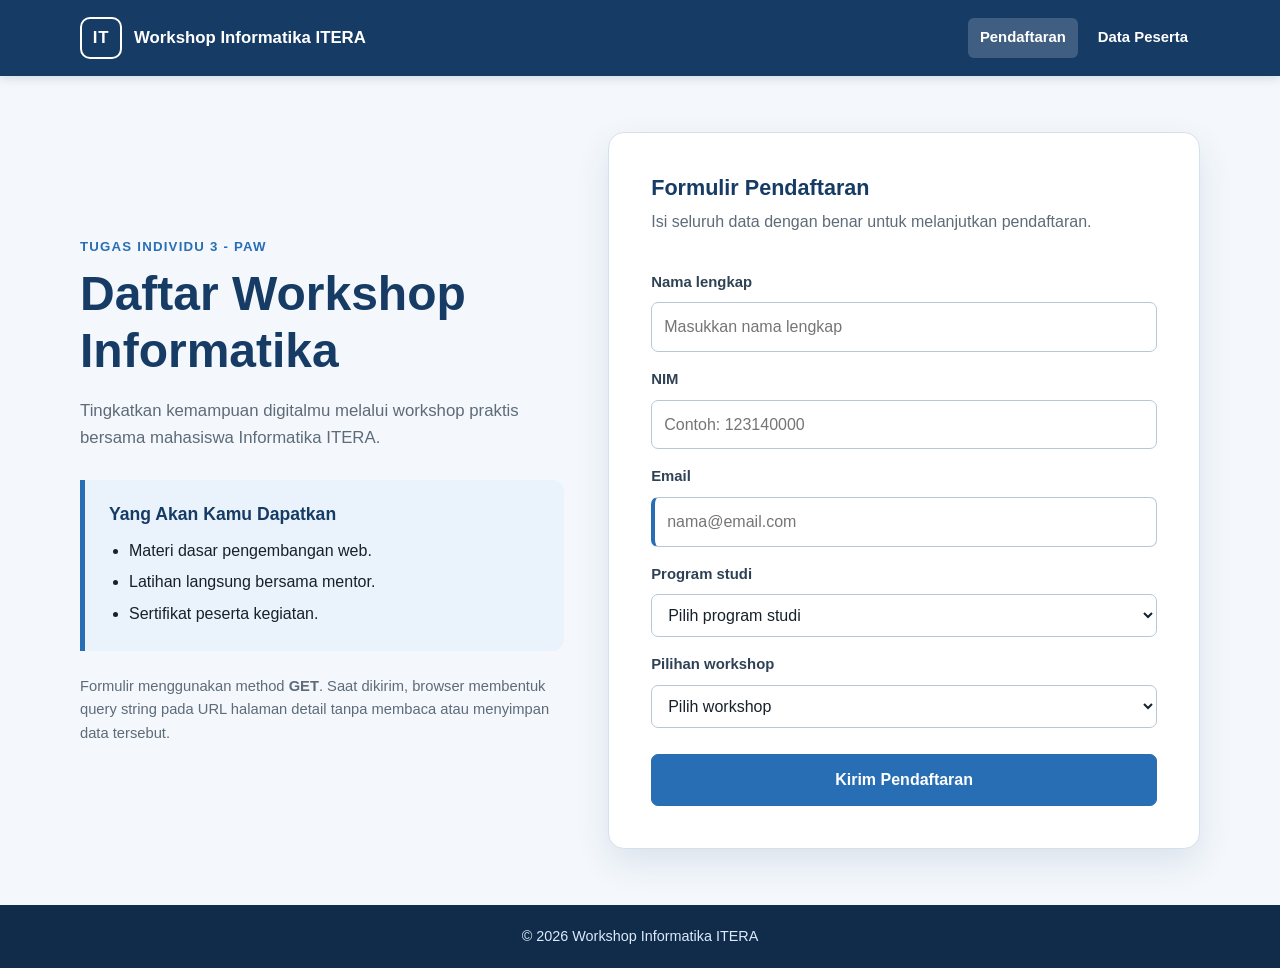
<file: task_3/index.html>
<!DOCTYPE html>
<html lang="id">
<head>
    <meta charset="UTF-8">
    <meta name="viewport" content="width=device-width, initial-scale=1.0">
    <meta name="description" content="Formulir pendaftaran workshop Informatika ITERA.">
    <title>Pendaftaran Workshop Informatika ITERA</title>
    <link rel="stylesheet" href="style.css">
</head>
<body>
    <header class="site-header">
        <div class="container header-content">
            <a class="brand" href="index.html" aria-label="Beranda Workshop Informatika ITERA">
                <span class="brand-mark">IT</span>
                <span>Workshop Informatika ITERA</span>
            </a>
            <nav aria-label="Navigasi utama">
                <a class="active" aria-current="page" href="index.html">Pendaftaran</a>
                <a href="detail.html">Data Peserta</a>
            </nav>
        </div>
    </header>

    <main class="container page-layout">
        <section class="intro-section" aria-labelledby="page-title">
            <p class="eyebrow">Tugas Individu 3 - PAW</p>
            <h1 id="page-title">Daftar Workshop Informatika</h1>
            <p class="lead">Tingkatkan kemampuan digitalmu melalui workshop praktis bersama mahasiswa Informatika ITERA.</p>

            <div class="info-box">
                <h2>Yang Akan Kamu Dapatkan</h2>
                <ul>
                    <li>Materi dasar pengembangan web.</li>
                    <li>Latihan langsung bersama mentor.</li>
                    <li>Sertifikat peserta kegiatan.</li>
                </ul>
            </div>

            <p class="query-note">Formulir menggunakan method <strong>GET</strong>. Saat dikirim, browser membentuk query string pada URL halaman detail tanpa membaca atau menyimpan data tersebut.</p>
        </section>

        <section class="form-card" aria-labelledby="form-title">
            <h2 id="form-title">Formulir Pendaftaran</h2>
            <p>Isi seluruh data dengan benar untuk melanjutkan pendaftaran.</p>

            <form action="detail.html" method="get">
                <label for="nama">Nama lengkap</label>
                <input id="nama" name="nama" type="text" placeholder="Masukkan nama lengkap" autocomplete="name" required>

                <label for="nim">NIM</label>
                <input id="nim" name="nim" type="text" inputmode="numeric" pattern="[0-9]+" placeholder="Contoh: 123140000" autocomplete="off" required>

                <label for="email">Email</label>
                <input id="email" name="email" type="email" placeholder="nama@email.com" autocomplete="email" required>

                <label for="prodi">Program studi</label>
                <select id="prodi" name="prodi" required>
                    <option value="" selected disabled>Pilih program studi</option>
                    <option value="Informatika">Informatika</option>
                    <option value="Sistem Informasi">Sistem Informasi</option>
                    <option value="Teknik Elektro">Teknik Elektro</option>
                    <option value="Teknik Industri">Teknik Industri</option>
                </select>

                <label for="workshop">Pilihan workshop</label>
                <select id="workshop" name="workshop" required>
                    <option value="" selected disabled>Pilih workshop</option>
                    <option value="Dasar Pemrograman Web">Dasar Pemrograman Web</option>
                    <option value="UI UX untuk Pemula">UI UX untuk Pemula</option>
                    <option value="Pengolahan Data Python">Pengolahan Data Python</option>
                </select>

                <button type="submit">Kirim Pendaftaran</button>
            </form>
        </section>
    </main>

    <footer class="site-footer">
        <div class="container">
            <p>&copy; 2026 Workshop Informatika ITERA</p>
        </div>
    </footer>
</body>
</html>
</file>
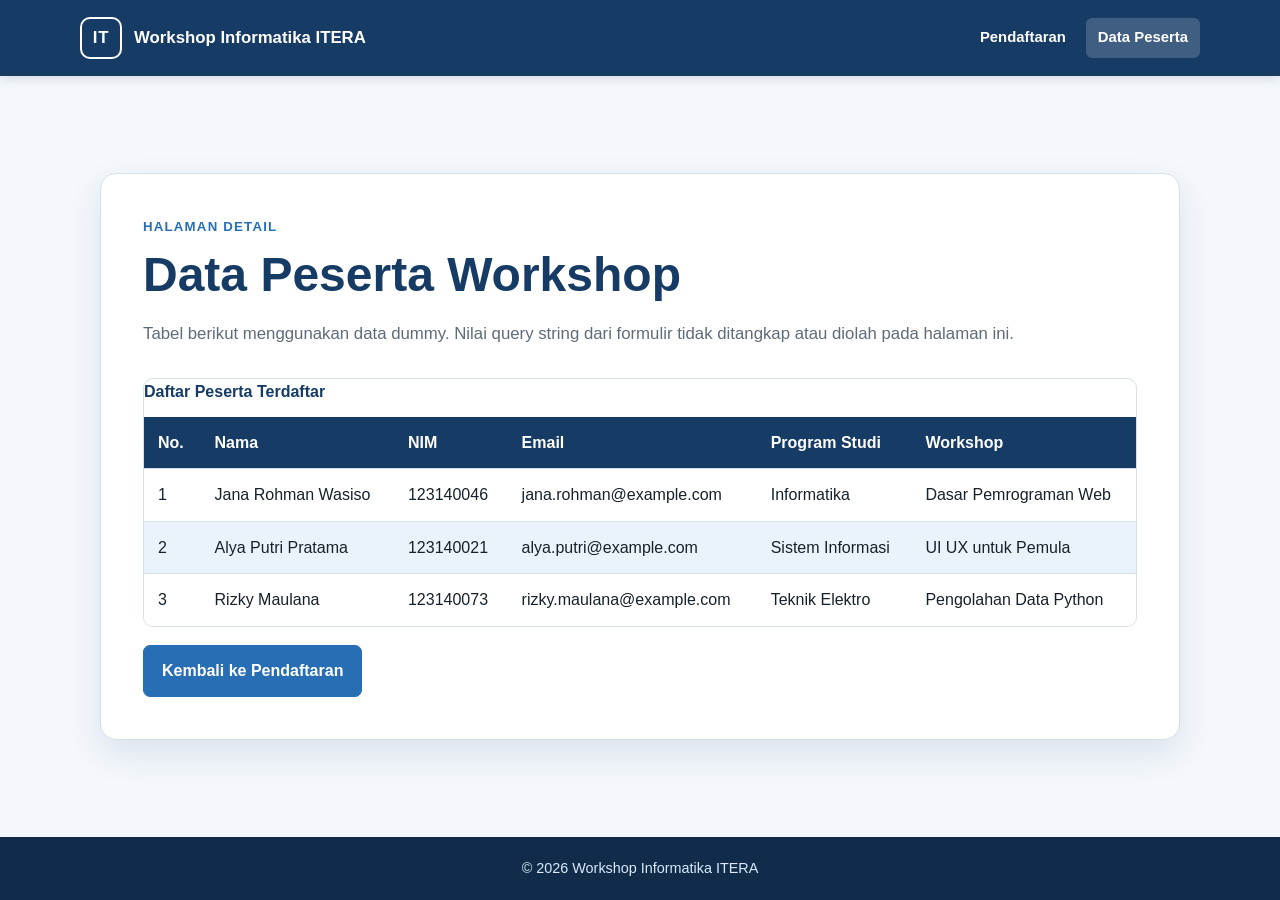
<file: task_3/detail.html>
<!DOCTYPE html>
<html lang="id">
<head>
    <meta charset="UTF-8">
    <meta name="viewport" content="width=device-width, initial-scale=1.0">
    <meta name="description" content="Data peserta dummy Workshop Informatika ITERA.">
    <title>Data Peserta Workshop Informatika ITERA</title>
    <link rel="stylesheet" href="style.css">
</head>
<body>
    <header class="site-header">
        <div class="container header-content">
            <a class="brand" href="index.html" aria-label="Beranda Workshop Informatika ITERA">
                <span class="brand-mark">IT</span>
                <span>Workshop Informatika ITERA</span>
            </a>
            <nav aria-label="Navigasi utama">
                <a href="index.html">Pendaftaran</a>
                <a class="active" aria-current="page" href="detail.html">Data Peserta</a>
            </nav>
        </div>
    </header>

    <main class="container detail-page">
        <section class="detail-card" aria-labelledby="detail-title">
            <p class="eyebrow">Halaman Detail</p>
            <h1 id="detail-title">Data Peserta Workshop</h1>
            <p class="lead">Tabel berikut menggunakan data dummy. Nilai query string dari formulir tidak ditangkap atau diolah pada halaman ini.</p>

            <div class="table-wrapper" tabindex="0">
                <table>
                    <caption>Daftar Peserta Terdaftar</caption>
                    <thead>
                        <tr>
                            <th scope="col">No.</th>
                            <th scope="col">Nama</th>
                            <th scope="col">NIM</th>
                            <th scope="col">Email</th>
                            <th scope="col">Program Studi</th>
                            <th scope="col">Workshop</th>
                        </tr>
                    </thead>
                    <tbody>
                        <tr>
                            <td>1</td>
                            <td>Jana Rohman Wasiso</td>
                            <td>123140046</td>
                            <td>jana.rohman@example.com</td>
                            <td>Informatika</td>
                            <td>Dasar Pemrograman Web</td>
                        </tr>
                        <tr>
                            <td>2</td>
                            <td>Alya Putri Pratama</td>
                            <td>123140021</td>
                            <td>alya.putri@example.com</td>
                            <td>Sistem Informasi</td>
                            <td>UI UX untuk Pemula</td>
                        </tr>
                        <tr>
                            <td>3</td>
                            <td>Rizky Maulana</td>
                            <td>123140073</td>
                            <td>rizky.maulana@example.com</td>
                            <td>Teknik Elektro</td>
                            <td>Pengolahan Data Python</td>
                        </tr>
                    </tbody>
                </table>
            </div>

            <a class="button-link" href="index.html">Kembali ke Pendaftaran</a>
        </section>
    </main>

    <footer class="site-footer">
        <div class="container">
            <p>&copy; 2026 Workshop Informatika ITERA</p>
        </div>
    </footer>
</body>
</html>
</file>
<file: task_3/style.css>
:root {
    --navy: #163b65;
    --blue: #286eb4;
    --blue-dark: #1e5f9f;
    --light-blue: #eaf3fc;
    --ink: #17212b;
    --muted: #5e6b78;
    --border: #d6e0ea;
    --surface: #ffffff;
    --background: #f4f8fc;
    --shadow: 0 14px 34px rgba(22, 59, 101, 0.11);
}

* {
    box-sizing: border-box;
}

body {
    display: flex;
    min-height: 100vh;
    margin: 0;
    color: var(--ink);
    background: var(--background);
    font-family: Arial, Helvetica, sans-serif;
    line-height: 1.6;
    flex-direction: column;
}

a {
    color: inherit;
}

.container {
    width: min(1120px, calc(100% - 40px));
    margin: 0 auto;
}

.site-header {
    color: #ffffff;
    background: var(--navy);
    box-shadow: 0 2px 10px rgba(11, 37, 65, 0.15);
}

.header-content {
    display: flex;
    align-items: center;
    justify-content: space-between;
    gap: 24px;
    min-height: 76px;
}

.brand {
    display: inline-flex;
    align-items: center;
    gap: 12px;
    font-size: 1.05rem;
    font-weight: 700;
    text-decoration: none;
}

.brand-mark {
    display: grid;
    width: 42px;
    height: 42px;
    place-items: center;
    border: 2px solid #ffffff;
    border-radius: 10px;
    letter-spacing: 0.05em;
}

nav {
    display: flex;
    gap: 8px;
}

nav a {
    padding: 8px 12px;
    border-radius: 6px;
    font-size: 0.93rem;
    font-weight: 700;
    text-decoration: none;
}

nav a:hover,
nav a.active {
    background: rgba(255, 255, 255, 0.18);
}

.page-layout {
    display: grid;
    grid-template-columns: minmax(0, 0.9fr) minmax(360px, 1.1fr);
    gap: 44px;
    align-items: center;
    flex: 1;
    padding: 56px 0;
}

.eyebrow {
    margin: 0 0 8px;
    color: var(--blue);
    font-size: 0.83rem;
    font-weight: 700;
    letter-spacing: 0.09em;
    text-transform: uppercase;
}

h1,
h2 {
    color: var(--navy);
    line-height: 1.2;
}

h1 {
    margin: 0;
    font-size: clamp(2rem, 4vw, 3rem);
}

h2 {
    margin: 0;
    font-size: 1.35rem;
}

.lead {
    margin: 18px 0 0;
    color: var(--muted);
    font-size: 1.05rem;
}

.info-box {
    margin-top: 28px;
    padding: 24px;
    border-left: 5px solid var(--blue);
    border-radius: 0 12px 12px 0;
    background: var(--light-blue);
}

.info-box h2 {
    font-size: 1.1rem;
}

.info-box ul {
    margin: 13px 0 0;
    padding-left: 20px;
}

.info-box li + li {
    margin-top: 6px;
}

.query-note {
    margin: 24px 0 0;
    color: var(--muted);
    font-size: 0.92rem;
}

.form-card,
.detail-card {
    padding: clamp(26px, 4vw, 42px);
    border: 1px solid var(--border);
    border-radius: 16px;
    background: var(--surface);
    box-shadow: var(--shadow);
}

.form-card > p {
    margin: 8px 0 28px;
    color: var(--muted);
}

form {
    display: flex;
    flex-direction: column;
    gap: 8px;
}

form > label {
    margin-top: 8px;
    color: #2f4255;
    font-size: 0.93rem;
    font-weight: 700;
}

input,
select {
    width: 100%;
    padding: 11px 12px;
    border: 1px solid #b8c7d6;
    border-radius: 7px;
    color: var(--ink);
    background: #ffffff;
    font: inherit;
}

input[type="email"] {
    border-left: 4px solid var(--blue);
}

input:focus,
select:focus,
.table-wrapper:focus-visible {
    border-color: var(--blue);
    outline: 3px solid rgba(40, 110, 180, 0.16);
}

button,
.button-link {
    display: inline-block;
    margin-top: 18px;
    padding: 12px 18px;
    border: 1px solid var(--blue);
    border-radius: 7px;
    color: #ffffff;
    background: var(--blue);
    cursor: pointer;
    font: inherit;
    font-weight: 700;
    text-align: center;
    text-decoration: none;
}

button:hover,
.button-link:hover {
    background: var(--blue-dark);
}

.detail-page {
    display: grid;
    flex: 1;
    place-items: center;
    padding: 56px 0;
}

.detail-card {
    width: min(1080px, 100%);
}

.detail-card .lead {
    margin-bottom: 30px;
}

.table-wrapper {
    overflow-x: auto;
    border: 1px solid var(--border);
    border-radius: 10px;
}

table {
    width: 100%;
    min-width: 830px;
    border-collapse: collapse;
    background: #ffffff;
}

caption {
    padding: 0 0 12px;
    color: var(--navy);
    font-weight: 700;
    text-align: left;
}

th,
td {
    padding: 13px 14px;
    border-bottom: 1px solid var(--border);
    text-align: left;
    vertical-align: top;
}

thead th {
    color: #ffffff;
    background: var(--navy);
}

tbody tr:nth-child(even) {
    background: var(--light-blue);
}

tbody tr:hover {
    background: #dbeeff;
}

tbody tr:last-child td {
    border-bottom: 0;
}

.site-footer {
    padding: 20px 0;
    color: #dceafa;
    background: #102c4a;
    font-size: 0.9rem;
    text-align: center;
}

.site-footer p {
    margin: 0;
}

@media (max-width: 760px) {
    .header-content,
    .page-layout {
        grid-template-columns: 1fr;
    }

    .header-content {
        flex-direction: column;
        justify-content: center;
        padding: 16px 0;
    }

    .page-layout,
    .detail-page {
        padding: 30px 0;
    }

    .form-card,
    .detail-card {
        padding: 24px;
    }
}
</file>
